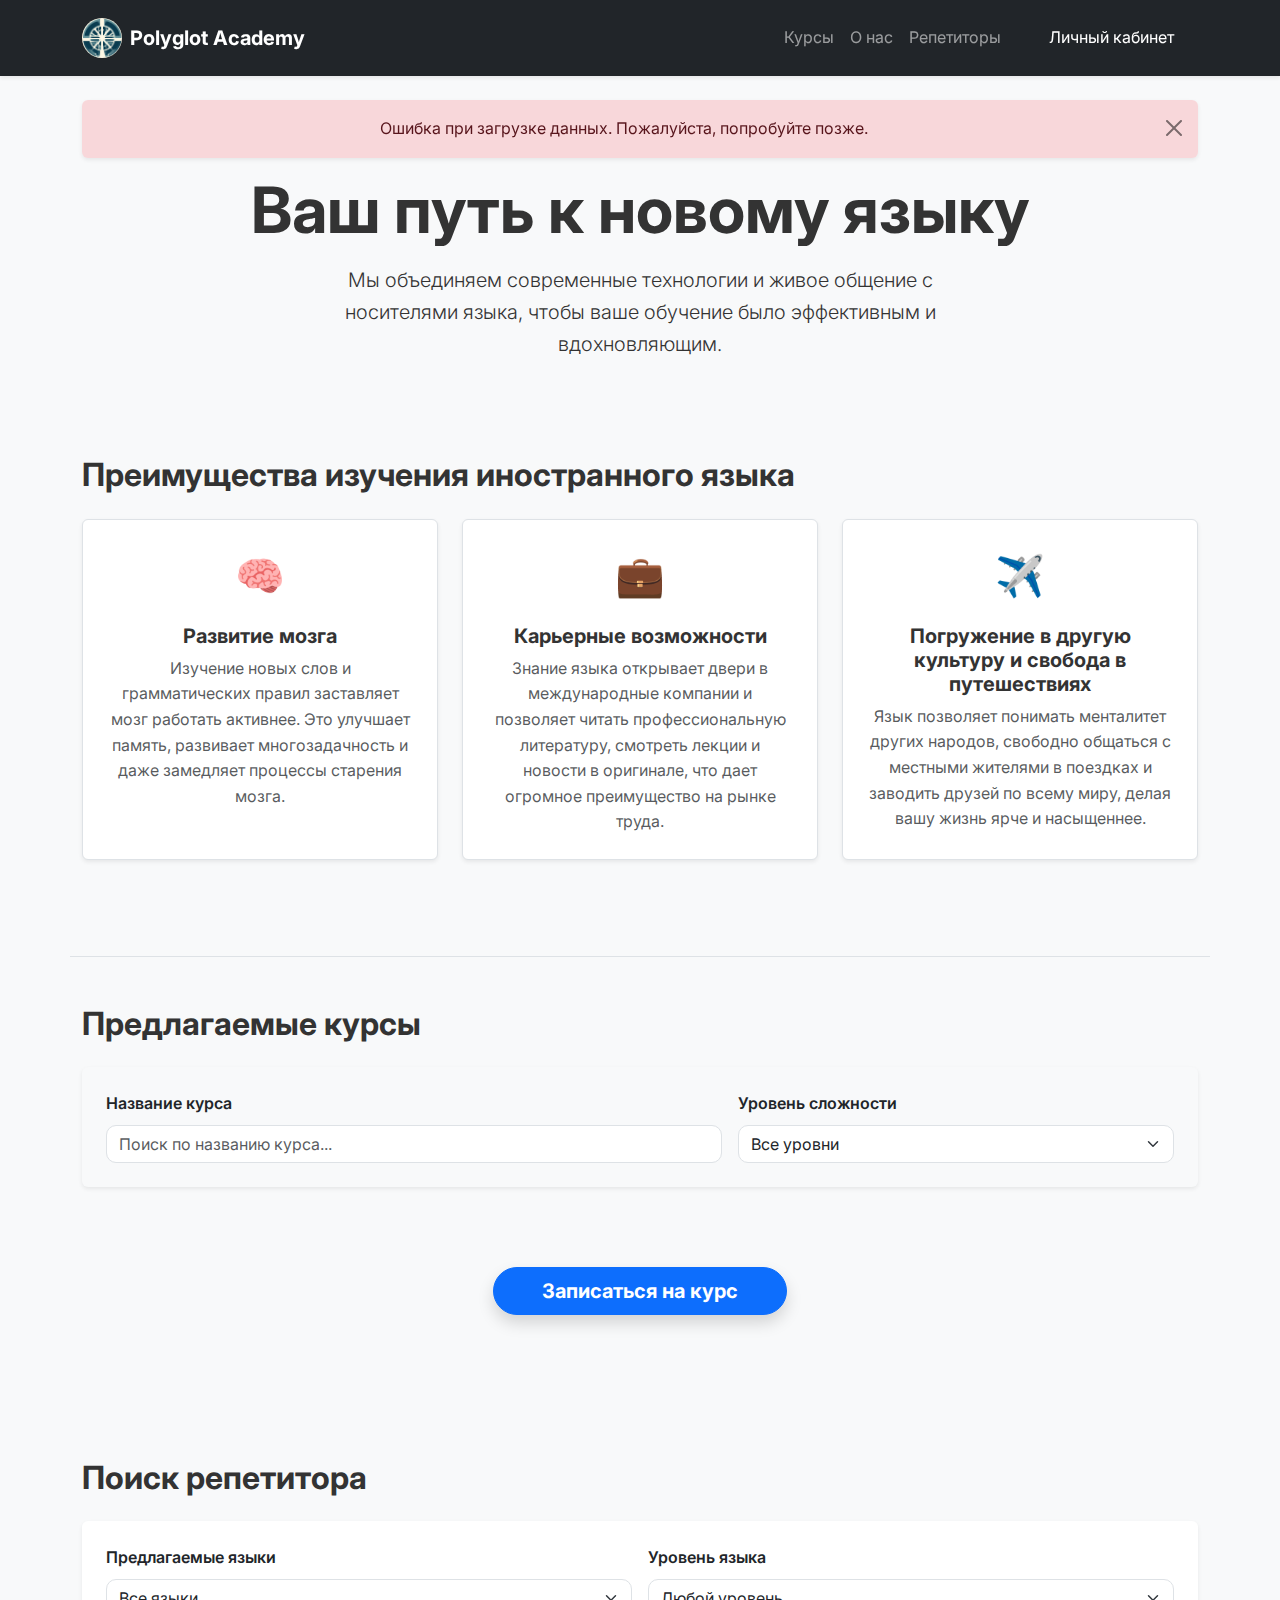
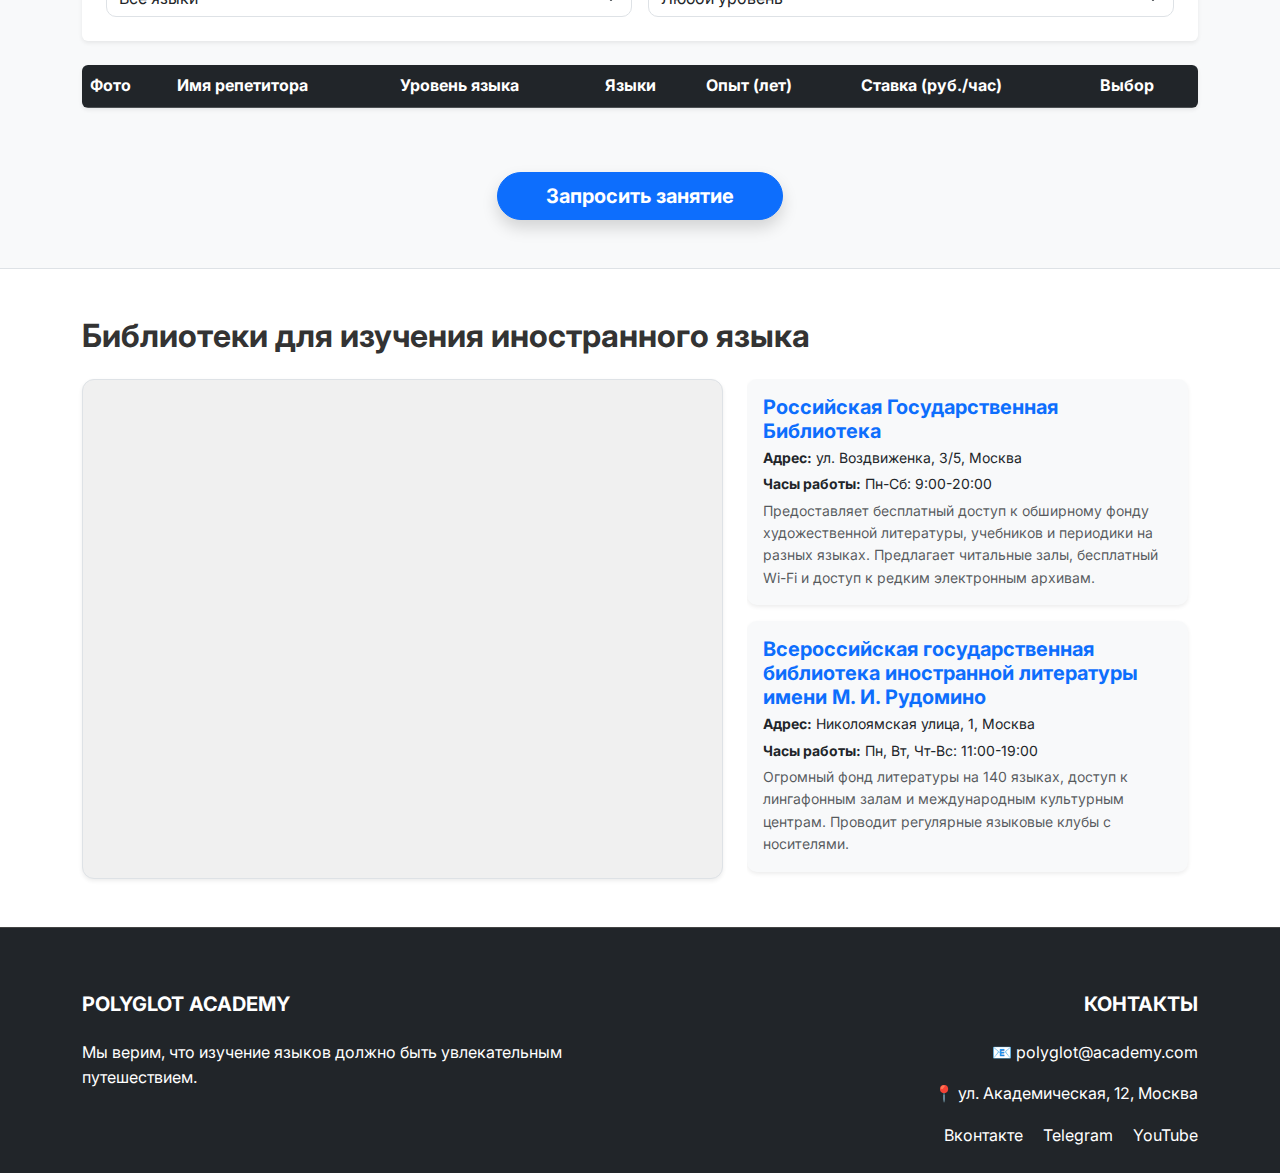
<file: index.html>
<!DOCTYPE html>
<html lang="ru">
<head>
    <meta charset="UTF-8">
    <meta name="viewport" content="width=device-width, initial-scale=1.0">
    <title>Polyglot Academy | Курсы иностранных языков</title>
    <link rel="icon" href="images/favicon.png" type="image/png">
    <link href="https://cdn.jsdelivr.net/npm/bootstrap@5.3.0/dist/css/bootstrap.min.css" rel="stylesheet">
    <link href="https://fonts.googleapis.com/css2?family=Inter:wght@400;600;700&display=swap" rel="stylesheet">
    <link rel="stylesheet" href="css/style-main.css">
    <script src="https://api-maps.yandex.ru/2.1/?apikey=e275c336-ef58-41b4-b9e2-33a93fd881c8&lang=ru_RU" type="text/javascript"></script>
</head>
<body>

    <nav class="navbar navbar-expand-lg navbar-dark bg-dark sticky-top shadow-sm">
        <div class="container">
            <a class="navbar-brand d-flex align-items-center" href="#">
                <img src="images/icon.png" alt="Polyglot Academy Logo" class="logo-img me-2" style="height: 40px; width: auto;">
                <strong>Polyglot Academy</strong>
            </a>
            <button class="navbar-toggler" type="button" data-bs-toggle="collapse" data-bs-target="#navbarNav">
                <span class="navbar-toggler-icon"></span>
            </button>
            <div class="collapse navbar-collapse" id="navbarNav">
                <ul class="navbar-nav ms-auto">
                    <li class="nav-item"><a class="nav-link" href="#courses">Курсы</a></li>
                    <li class="nav-item"><a class="nav-link" href="#about">О нас</a></li>
                    <li class="nav-item"><a class="nav-link" href="#tutors">Репетиторы</a></li>
                    <li class="nav-item"><a class="nav-link btn btn-primary text-white ms-lg-3 px-4" href="dashboard.html">Личный кабинет</a></li>
                </ul>
            </div>
        </div>
    </nav>

    <div class="container sticky-top mt-3" id="notification-area">
        
    </div>

    <header id="about" class="hero-section">
        <div class="container text-center">
            <h1 class="display-3 fw-bold mb-3">Ваш путь к новому языку</h1>
            <p class="lead mx-auto" style="max-width: 700px;">Мы объединяем современные технологии и живое общение с носителями языка, чтобы ваше обучение было эффективным и вдохновляющим.</p>
        </div>
    </header>

    <section class="container my-5 py-5">
        <h2 class="section-title mb-4 fw-bold">Преимущества изучения иностранного языка</h2>
        <div class="row text-center g-4">
            <div class="col-md-4">
                <div class="p-4 border rounded shadow-sm h-100 bg-white">
                    <div class="fs-1 mb-3">🧠</div>
                    <h3 class="h5 fw-bold">Развитие мозга</h3>
                    <p class="text-muted mb-0">Изучение новых слов и грамматических правил заставляет мозг работать активнее. Это улучшает память, развивает многозадачность и даже замедляет процессы старения мозга.</p>
                </div>
            </div>
            <div class="col-md-4">
                <div class="p-4 border rounded shadow-sm h-100 bg-white">
                    <div class="fs-1 mb-3">💼</div>
                    <h3 class="h5 fw-bold">Карьерные возможности</h3>
                    <p class="text-muted mb-0">Знание языка открывает двери в международные компании и позволяет читать профессиональную литературу, смотреть лекции и новости в оригинале, что дает огромное преимущество на рынке труда.</p>
                </div>
            </div>
            <div class="col-md-4">
                <div class="p-4 border rounded shadow-sm h-100 bg-white">
                    <div class="fs-1 mb-3">✈️</div>
                    <h3 class="h5 fw-bold">Погружение в другую культуру и свобода в путешествиях</h3>
                    <p class="text-muted mb-0">Язык позволяет понимать менталитет других народов, свободно общаться с местными жителями в поездках и заводить друзей по всему миру, делая вашу жизнь ярче и насыщеннее.</p>
                </div>
            </div>
        </div>
    </section>

    <section id="courses" class="container my-5 py-5 border-top">
        <h2 class="section-title mb-4 fw-bold">Предлагаемые курсы</h2>
        
        <div class="card shadow-sm mb-4 border-0 bg-light">
            <div class="card-body p-4">
                <form id="courseSearchForm" class="row g-3">
                    <div class="col-md-7">
                        <label for="courseNameSearch" class="form-label fw-semibold">Название курса</label>
                        <input type="text" id="courseNameSearch" class="form-control" placeholder="Поиск по названию курса...">
                    </div>
                    <div class="col-md-5">
                        <label for="courseLevelFilter" class="form-label fw-semibold">Уровень сложности</label>
                        <select id="courseLevelFilter" class="form-select">
                            <option value="">Все уровни</option>
                            <option value="Beginner">Начальный (Beginner)</option>
                            <option value="Intermediate">Средний (Intermediate)</option>
                            <option value="Advanced">Продвинутый (Advanced)</option>
                        </select>
                    </div>
                </form>
            </div>
        </div>

        <div class="list-group shadow-sm mb-4" id="courseList"></div>
        <nav class="d-flex justify-content-center">
            <ul class="pagination pagination-custom" id="coursePagination"></ul>
        </nav>
        <div class="text-center pt-3">
             <button class="btn btn-primary btn-lg px-5 shadow fw-bold" data-bs-toggle="modal" data-bs-target="#courseModal">Записаться на курс</button>
        </div>
    </section>

    <section id="tutors" class="bg-light py-5">
        <div class="container">
            <h2 class="section-title mb-4 fw-bold">Поиск репетитора</h2>
            <div class="card shadow-sm mb-4 border-0">
                <div class="card-body p-4">
                    <form id="tutorSearchForm" class="row g-3">
                        <div class="col-md-6">
                            <label for="languageFilter" class="form-label fw-semibold">Предлагаемые языки</label>
                            <select id="languageFilter" class="form-select">
                                <option value="">Все языки</option>
                            </select>
                        </div>
                        <div class="col-md-6">
                            <label for="levelFilter" class="form-label fw-semibold">Уровень языка</label>
                            <select id="levelFilter" class="form-select">
                                <option value="">Любой уровень</option>
                                <option value="Intermediate">Intermediate</option>
                                <option value="Advanced">Advanced</option>
                            </select>
                        </div>
                    </form>
                </div>
            </div>
            <div class="table-responsive shadow-sm rounded">
                <table class="table table-hover bg-white mb-0 align-middle">
                    <thead class="table-dark">
                        <tr>
                            <th>Фото</th>
                            <th>Имя репетитора</th>
                            <th>Уровень языка</th>
                            <th>Языки</th>
                            <th>Опыт (лет)</th>
                            <th>Ставка (руб./час)</th>
                            <th>Выбор</th>
                        </tr>
                    </thead>
                    <tbody id="tutorTableBody"></tbody>
                </table>
            </div>
            <nav class="d-flex justify-content-center mt-4">
                <ul class="pagination pagination-custom" id="tutorPagination"></ul>
            </nav>
            <div class="text-center mt-4">
                <button class="btn btn-primary btn-lg px-5 shadow fw-bold" data-bs-toggle="modal" data-bs-target="#tutorModal">Запросить занятие</button>
            </div>
        </div>
    </section>

    <section id="resources" class="py-5 border-top bg-white">
        <div class="container">
            <h2 class="section-title mb-4 fw-bold">Библиотеки для изучения иностранного языка</h2>
            <div class="row g-4">
                <div class="col-lg-7">
                    <div id="map" class="map-container shadow-sm border"></div>
                </div>
                <div class="col-lg-5">
                    <div class="d-flex flex-column gap-3" id="resourceList">
                        <div class="card resource-card shadow-sm border-0 p-3">
                            <h5 class="fw-bold mb-1">Российская Государственная Библиотека</h5>
                            <p class="small mb-1"><strong>Адрес:</strong> ул. Воздвиженка, 3/5, Москва</p>
                            <p class="small mb-1"><strong>Часы работы:</strong> Пн-Сб: 9:00-20:00</p>
                            <p class="small text-muted mb-0">Предоставляет бесплатный доступ к обширному фонду художественной литературы, учебников и периодики на разных языках. Предлагает читальные залы, бесплатный Wi-Fi и доступ к редким электронным архивам.</p>
                        </div>
                        <div class="card resource-card shadow-sm border-0 p-3">
                            <h5 class="fw-bold mb-1">Всероссийская государственная библиотека иностранной литературы имени М. И. Рудомино</h5>
                            <p class="small mb-1"><strong>Адрес:</strong> Николоямская улица, 1, Москва</p>
                            <p class="small mb-1"><strong>Часы работы:</strong> Пн, Вт, Чт-Вс: 11:00-19:00</p>
                            <p class="small text-muted mb-0">Огромный фонд литературы на 140 языках, доступ к лингафонным залам и международным культурным центрам. Проводит регулярные языковые клубы с носителями.</p>
                        </div>
                        <div class="card resource-card shadow-sm border-0 p-3">
                            <h5 class="fw-bold mb-1">Австрийская библиотека</h5>
                            <p class="small mb-1"><strong>Адрес:</strong> улица Остоженка, 38с1, Москва</p>
                            <p class="small mb-1"><strong>Часы работы:</strong> Пн-Пт: 11:00-16:00</p>
                            <p class="small text-muted mb-0">Специализированный фонд литературы об истории, культуре и языке Австрии. Предлагает доступ к современным австрийским изданиям, медиатеке и учебным пособиям для изучения немецкого языка.</p>
                        </div>
                        <div class="card resource-card shadow-sm border-0 p-3">
                            <h5 class="fw-bold mb-1">Библиотека № 209 им. А. Н. Толстого</h5>
                            <p class="small mb-1"><strong>Адрес:</strong> Кутузовский проспект, 24, Москва</p>
                            <p class="small mb-1"><strong>Часы работы:</strong> Сб: 12:00-20:00</p>
                            <p class="small text-muted mb-0">Современный информационный центр с богатым фондом классической и учебной литературы в центре Москвы. Предлагает уютные места для чтения, доступ к электронным базам данных и камерные культурные мероприятия.</p>
                        </div>
                        <div class="card resource-card shadow-sm border-0 p-3">
                            <h5 class="fw-bold mb-1">Библиотека им. Н. А. Некрасова</h5>
                            <p class="small mb-1"><strong>Адрес:</strong> Бауманская улица, 58/25с14, Москва</p>
                            <p class="small mb-1"><strong>Часы работы:</strong> Пн-Вс: 10:00-20:00</p>
                            <p class="small text-muted mb-0">Современная библиотека с большим выбором актуальной зарубежной прозы в оригинале. Предлагает комфортные зоны для длительной самостоятельной работы.</p>
                        </div>
                    </div>
                </div>
            </div>
        </div>
    </section>

    <div class="modal fade" id="courseModal" tabindex="-1" aria-hidden="true">
        <div class="modal-dialog modal-lg modal-dialog-centered">
            <div class="modal-content">
                <div class="modal-header border-0">
                    <h3 class="modal-title fw-bold">Форма зачисления на курс</h3>
                    <button type="button" class="btn-close" data-bs-dismiss="modal"></button>
                </div>
                <div class="modal-body px-4">
                    <form id="courseEnrollForm">
                        <input type="hidden" id="courseIdField">
                        <div class="row mb-2">
                            <label class="col-sm-4 col-form-label">Курс:</label>
                            <div class="col-sm-8">
                                <input type="text" id="courseDisplay" class="form-control-plaintext fw-bold" readonly>
                            </div>
                        </div>
                        <div class="row mb-2">
                            <label class="col-sm-4 col-form-label">Преподаватель:</label>
                            <div class="col-sm-8">
                                <input type="text" id="tutorNameDisplay" class="form-control" readonly>
                            </div>
                        </div>
                        <div class="row mb-2">
                            <label class="col-sm-4 col-form-label">Дата начала:</label>
                            <div class="col-sm-8">
                                <select id="courseDate" class="form-select" required></select>
                            </div>
                        </div>
                        <div class="row mb-2">
                            <label class="col-sm-4 col-form-label">Время:</label>
                            <div class="col-sm-8">
                                <select id="courseTime" class="form-select"></select>
                            </div>
                        </div>
                        <div class="row mb-2">
                            <label class="col-sm-4 col-form-label">Продолжительность:</label>
                            <div class="col-sm-8">
                                <input type="text" id="courseDurationText" class="form-control-plaintext" readonly>
                            </div>
                        </div>
                        <div class="row mb-3">
                            <label class="col-sm-4 col-form-label">Число студентов:</label>
                            <div class="col-sm-3">
                                <input type="number" id="courseStud" class="form-control" value="1" min="1" max="20">
                            </div>
                        </div>
                        <div class="mb-3">
                            <label class="fw-bold d-block mb-2">Дополнительные опции:</label>
                            <div class="row">
                                <div class="col-md-6 border-end">
                                    <div class="form-check mb-2">
                                        <input class="form-check-input" type="checkbox" id="earlyRegistration" disabled>
                                        <label class="form-check-label small" for="earlyRegistration">Скидка 10% (Ранняя регистрация)</label>
                                    </div>
                                    <div class="form-check mb-2">
                                        <input class="form-check-input" type="checkbox" id="groupEnrollment" disabled>
                                        <label class="form-check-label small" for="groupEnrollment">Скидка 15% (Групповая запись)</label>
                                    </div>
                                    <div class="form-check mb-2">
                                        <input class="form-check-input" type="checkbox" id="intensiveCourse" disabled>
                                        <label class="form-check-label small" for="intensiveCourse">Наценка 20% (Интенсив)</label>
                                    </div>
                                </div>
                                <div class="col-md-6">
                                    <div class="form-check mb-1">
                                        <input class="form-check-input" type="checkbox" id="supplementary">
                                        <label class="form-check-label small" for="supplementary">Доп. материалы (+2000₽/чел)</label>
                                    </div>
                                    <div class="form-check mb-1">
                                        <input class="form-check-input" type="checkbox" id="personalized">
                                        <label class="form-check-label small" for="personalized">Индив. занятия (+1500₽/нед)</label>
                                    </div>
                                    <div class="form-check mb-1">
                                        <input class="form-check-input" type="checkbox" id="excursions">
                                        <label class="form-check-label small" for="excursions">Культурные экскурсии (+25%)</label>
                                    </div>
                                    <div class="form-check mb-1">
                                        <input class="form-check-input" type="checkbox" id="assessment">
                                        <label class="form-check-label small" for="assessment">Оценка уровня (+300₽)</label>
                                    </div>
                                    <div class="form-check mb-1">
                                        <input class="form-check-input" type="checkbox" id="interactive">
                                        <label class="form-check-label small" for="interactive">Онлайн-платформа (+50%)</label>
                                    </div>
                                </div>
                            </div>
                        </div>
                        <h4 class="fw-bold mt-4 text-primary">Итого: <span id="courseTotal">0</span> Рублей</h4>
                        <div class="mt-4 mb-2 d-flex gap-2">
                            <button type="submit" class="btn btn-success px-4 shadow">Отправить</button>
                            <button type="button" class="btn btn-outline-danger" data-bs-dismiss="modal">Отмена</button>
                        </div>
                    </form>
                </div>
            </div>
        </div>
    </div>

    <div class="modal fade" id="tutorModal" tabindex="-1" aria-hidden="true">
        <div class="modal-dialog modal-dialog-centered">
            <div class="modal-content border-0 shadow-lg">
                <div class="modal-header bg-primary text-white">
                    <h5 class="modal-title fw-bold">Запросить Урок</h5>
                    <button type="button" class="btn-close btn-close-white" data-bs-dismiss="modal"></button>
                </div>
                <div class="modal-body p-4">
                    <form id="tutorEnrollForm">
                        <input type="hidden" id="tutorIdField">
                        <div class="mb-3">
                            <label class="form-label fw-bold">Ваше Имя</label>
                            <input type="text" class="form-control" required>
                        </div>
                        <div class="mb-3">
                            <label class="form-label fw-bold">Ваш Email</label>
                            <input type="email" class="form-control" required>
                        </div>
                        <div class="mb-3">
                            <label class="form-label fw-bold">Сообщение</label>
                            <textarea class="form-control" rows="4"></textarea>
                        </div>
                        <div class="d-flex justify-content-end gap-2 mt-4">
                            <button type="button" class="btn btn-light border" data-bs-dismiss="modal">Отмена</button>
                            <button type="submit" class="btn btn-primary px-4 shadow">Отправить</button>
                        </div>
                    </form>
                </div>
            </div>
        </div>
    </div>

    <footer class="bg-dark text-white pt-5 pb-4">
        <div class="container text-center text-md-start">
            <div class="row">
                <div class="col-md-6 mx-auto mt-3">
                    <h5 class="text-uppercase mb-4 fw-bold">Polyglot Academy</h5>
                    <p>Мы верим, что изучение языков должно быть увлекательным путешествием.</p>
                </div>
                <div class="col-md-6 mx-auto mt-3 text-md-end">
                    <h5 class="text-uppercase mb-4 fw-bold">Контакты</h5>
                    <p>📧 polyglot@academy.com</p>
                    <p>📍 ул. Академическая, 12, Москва</p>
                    <div class="mt-2">
                    <a href="https://vk.com/" target="_blank" class="text-white text-decoration-none me-3">Вконтакте</a>
                    <a href="https://web.telegram.org/" target="_blank" class="text-white text-decoration-none me-3">Telegram</a>
                    <a href="https://www.youtube.com/" target="_blank" class="text-white text-decoration-none">YouTube</a>
                </div>
                </div>
            </div>
        </div>
    </footer>

    <script src="https://cdn.jsdelivr.net/npm/bootstrap@5.3.0/dist/js/bootstrap.bundle.min.js"></script>
    <script src="scripts/config.js"></script>
    <script src="scripts/utils.js"></script>
    <script src="scripts/main.js"></script>
    <script src="scripts/map.js"></script>
</body>
</html>
</file>
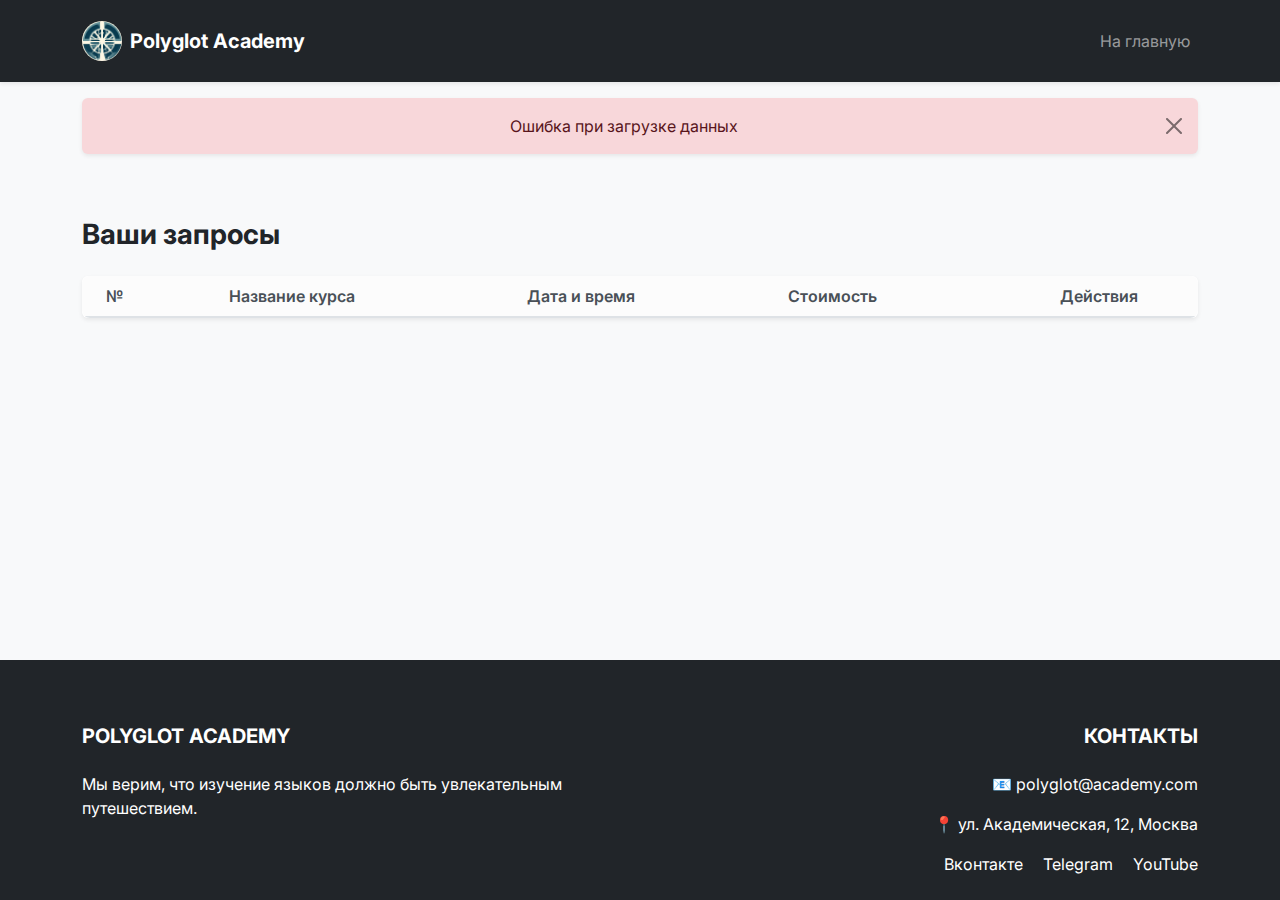
<file: dashboard.html>
<!DOCTYPE html>
<html lang="ru">
<head>
    <meta charset="UTF-8">
    <meta name="viewport" content="width=device-width, initial-scale=1.0">
    <title>Личный кабинет | Polyglot Academy</title>
    <link rel="icon" href="images/favicon.png" type="image/png">
    <link href="https://cdn.jsdelivr.net/npm/bootstrap@5.3.0/dist/css/bootstrap.min.css" rel="stylesheet">
    <link href="https://fonts.googleapis.com/css2?family=Inter:wght@400;600;700&display=swap" rel="stylesheet">
    <link rel="stylesheet" href="https://cdn.jsdelivr.net/npm/bootstrap-icons@1.11.0/font/bootstrap-icons.css">
    <link rel="stylesheet" href="css/style-dash.css">
</head>
<body class="bg-light">

    <nav class="navbar navbar-expand-lg navbar-dark bg-dark shadow-sm">
        <div class="container">
            <a class="navbar-brand d-flex align-items-center" href="index.html">
                <img src="images/icon.png" alt="Polyglot Academy Logo" class="logo-img me-2" style="height: 40px; width: auto;">
                <strong>Polyglot Academy</strong>
            </a>
            <div class="ms-auto">
                <ul class="navbar-nav">
                    <li class="nav-item"><a class="nav-link" href="index.html">На главную</a></li>
                </ul>
            </div>
        </div>
    </nav>

    <div class="container sticky-top mt-3" id="notification-area">
        
    </div>

    <main class="container my-5">
        <h1 class="h3 mb-4 fw-bold">Ваши запросы</h1>
        <div class="card shadow-sm border-0">
            <div class="card-body p-0">
                <div class="table-responsive">
                    <table class="table table-hover align-middle mb-0">
                        <thead class="table-light">
                            <tr>
                                <th class="px-4">№</th>
                                <th>Название курса</th>
                                <th>Дата и время</th>
                                <th>Стоимость</th>
                                <th class="text-center">Действия</th>
                            </tr>
                        </thead>
                        <tbody id="ordersTableBody"></tbody>
                    </table>
                </div>
            </div>
        </div>
        <nav class="d-flex justify-content-center mt-4">
            <ul class="pagination pagination-custom" id="ordersPagination">
            </ul>
        </nav>

    </main>

    <div class="modal fade" id="detailsModal" tabindex="-1">
        <div class="modal-dialog modal-dialog-centered">
            <div class="modal-content border-0">
                <div class="modal-header bg-info text-white">
                    <h5 class="modal-title fw-bold">Детали заказа</h5>
                    <button type="button" class="btn-close btn-close-white" data-bs-dismiss="modal"></button>
                </div>
                <div id="detailsContent" class="modal-body">
                    </div>
            </div>
        </div>
    </div>

    <div class="modal fade" id="editModal" tabindex="-1">
        <div class="modal-dialog modal-lg modal-dialog-centered">
            <div class="modal-content border-0">
                <div class="modal-header border-0 pb-0">
                    <h4 class="modal-title fw-bold">Редактирвание формы</h4>
                    <button type="button" class="btn-close" data-bs-dismiss="modal"></button>
                </div>
                <div class="modal-body pt-4">
                    <form id="editOrderForm">
                        <input type="hidden" id="editOrderId">
                        
                        <div class="row mb-3 align-items-center">
                            <label class="col-sm-4 col-form-label">Курс:</label>
                            <div class="col-sm-8"><span id="editCourseName" class="fw-bold"></span></div>
                        </div>

                        <div class="row mb-3 align-items-center">
                            <label class="col-sm-4 col-form-label">Преподаватель:</label>
                            <div class="col-sm-8"><input type="text" id="editInstructor" class="form-control bg-light" readonly></div>
                        </div>

                        <div class="row mb-3 align-items-center">
                            <label class="col-sm-4 col-form-label">Дата начала:</label>
                            <div class="col-sm-8"><select id="editDate" class="form-select" required></select></div>
                        </div>

                        <div class="row mb-3 align-items-center">
                            <label class="col-sm-4 col-form-label">Время:</label>
                            <div class="col-sm-8"><select id="editTime" class="form-select" required></select></div>
                        </div>

                        <div class="row mb-3 align-items-center">
                            <label class="col-sm-4 col-form-label">Продолжительность:</label>
                            <div class="col-sm-8"><span id="editDurationText" class="fw-bold text-secondary"></span></div>
                        </div>

                        <div class="row mb-4 align-items-center">
                            <label class="col-sm-4 col-form-label">Число студентов:</label>
                            <div class="col-sm-4"><input type="number" id="editPersons" class="form-control" min="1" max="20" required></div>
                        </div>

                        <h6 class="fw-bold mb-3">Дополнительные опции:</h6>
                        <div class="row mb-4">
                            <div class="col-md-6 border-end">
                                <p class="small text-muted mb-2">Автоматические скидки/наценки:</p>
                                <div class="form-check mb-2">
                                    <input class="form-check-input" type="checkbox" id="edit_early_registration" disabled>
                                    <label class="form-check-label small text-muted">Скидка 10% (Ранняя регистрация)</label>
                                </div>
                                <div class="form-check mb-2">
                                    <input class="form-check-input" type="checkbox" id="edit_group_enrollment" disabled>
                                    <label class="form-check-label small text-muted">Скидка 15% (Групповая запись)</label>
                                </div>
                                <div class="form-check">
                                    <input class="form-check-input" type="checkbox" id="edit_intensive_course" disabled>
                                    <label class="form-check-label small text-muted">Наценка 20% (Интенсив)</label>
                                </div>
                            </div>
                            <div class="col-md-6 ps-md-4">
                                <p class="small text-muted mb-2">Дополнительные услуги:</p>
                                <div class="form-check mb-2">
                                    <input class="form-check-input" type="checkbox" id="edit_supplementary">
                                    <label class="form-check-label small">Доп. материалы (+2000₽/чел)</label>
                                </div>
                                <div class="form-check mb-2">
                                    <input class="form-check-input" type="checkbox" id="edit_personalized">
                                    <label class="form-check-label small">Индив. занятия (+1500₽/нед)</label>
                                </div>
                                <div class="form-check mb-2">
                                    <input class="form-check-input" type="checkbox" id="edit_excursions">
                                    <label class="form-check-label small">Культурные экскурсии (+25%)</label>
                                </div>
                                <div class="form-check mb-2">
                                    <input class="form-check-input" type="checkbox" id="edit_assessment">
                                    <label class="form-check-label small">Оценка уровня (+300₽)</label>
                                </div>
                                <div class="form-check">
                                    <input class="form-check-input" type="checkbox" id="edit_interactive">
                                    <label class="form-check-label small">Онлайн-платформа (+50%)</label>
                                </div>
                            </div>
                        </div>

                        <h3 class="fw-bold text-primary mb-4">Итого: <span id="editTotal">0</span> Рублей</h3>

                        <div class="mt-4 mb-2 d-flex gap-2">
                            <button type="submit" class="btn btn-success px-4 shadow">Сохранить</button>
                            <button type="button" class="btn btn-outline-danger px-4" data-bs-dismiss="modal">Отмена</button>
                        </div>
                    </form>
                </div>
            </div>
        </div>
    </div>

    <div class="modal fade" id="deleteModal" tabindex="-1">
        <div class="modal-dialog modal-sm modal-dialog-centered">
            <div class="modal-content border-0">
                <div class="modal-header bg-danger text-white">
                    <h5 class="modal-title">Удаление</h5>
                    <button type="button" class="btn-close btn-close-white" data-bs-dismiss="modal"></button>
                </div>
                <div class="modal-body text-center">
                    <p>Вы уверены, что хотите удалить этот заказ?</p>
                    <div class="d-flex justify-content-center gap-2">
                        <button type="button" class="btn btn-secondary" data-bs-dismiss="modal">Нет</button>
                        <button type="button" id="confirmDeleteBtn" class="btn btn-danger">Да</button>
                    </div>
                </div>
            </div>
        </div>
    </div>

    <footer class="bg-dark text-white pt-5 pb-4">
        <div class="container text-center text-md-start">
            <div class="row">
                <div class="col-md-6 mx-auto mt-3">
                    <h5 class="text-uppercase mb-4 fw-bold">Polyglot Academy</h5>
                    <p>Мы верим, что изучение языков должно быть увлекательным путешествием.</p>
                </div>
                <div class="col-md-6 mx-auto mt-3 text-md-end">
                    <h5 class="text-uppercase mb-4 fw-bold">Контакты</h5>
                    <p>📧 polyglot@academy.com</p>
                    <p>📍 ул. Академическая, 12, Москва</p>
                    <div class="mt-2">
                    <a href="https://vk.com/" target="_blank" class="text-white text-decoration-none me-3">Вконтакте</a>
                    <a href="https://web.telegram.org/" target="_blank" class="text-white text-decoration-none me-3">Telegram</a>
                    <a href="https://www.youtube.com/" target="_blank" class="text-white text-decoration-none">YouTube</a>
                </div>
                </div>
            </div>
        </div>
    </footer>

    <script src="https://cdn.jsdelivr.net/npm/bootstrap@5.3.0/dist/js/bootstrap.bundle.min.js"></script>
    <script src="scripts/config.js"></script>
    <script src="scripts/utils.js"></script>
    <script src="scripts/dashboard.js"></script>
</body>
</html>
</file>
<file: css/style-main.css>
body {
    font-family: 'Inter', sans-serif;
    color: #333;
    line-height: 1.6;
    background-color: #f8f9fa;
}

.navbar {
    padding: 0.8rem 0;
}

.search-box {
    border-radius: 15px;
}

.list-group-item {
    border: none;
    border-bottom: 1px solid #eee;
    transition: all 0.3s ease;
}

.list-group-item:last-child {
    border-bottom: none;
}

.selected-course-item {
    background-color: #e7f1ff !important;
    border-left: 5px solid #0d6efd !important;
    box-shadow: inset 0 0 10px rgba(13, 110, 253, 0.05);
}

.selected-course-item .course-title {
    color: #0d6efd;
}

.tutor-photo-sm {
    width: 40px;
    height: 40px;
    background-color: #e9ecef;
    border-radius: 50%;
    display: flex;
    align-items: center;
    justify-content: center;
    font-size: 1.2rem;
}

#tutorTableBody tr {
    cursor: pointer;
    transition: background-color 0.2s ease;
}

.btn-primary {
    border-radius: 30px;
}

.modal-content {
    border-radius: 15px;
    border: none;
    overflow: hidden;
}

.modal-header {
    border-bottom: none;
}

.form-control, .form-select {
    border-radius: 10px;
}

.form-control:read-only {
    background-color: #f8f9fa;
    cursor: not-allowed;
}

footer {
    border-top: 1px solid #444;
}

.pagination-custom .page-link {
    color: #333;
    border: 1px solid #dee2e6;
    margin: 0 2px;
    border-radius: 4px;
    font-weight: 600;
}

.pagination-custom .page-item.active .page-link {
    background-color: #0d6efd;
    border-color: #0d6efd;
    color: white;
}

.map-container {
    width: 100%;
    height: 500px;
    background-color: #f0f0f0;
    border-radius: 12px;
    overflow: hidden;
}

.resource-card {
    background-color: #f8f9fa; 
    border-radius: 10px;
    transition: all 0.3s ease;
    cursor: default;
}

.resource-card:hover {
    transform: translateX(5px);
    background-color: #ffffff;
    box-shadow: 0 10px 20px rgba(0,0,0,0.08) !important;
}

.resource-card h5 {
    color: #0d6efd;
}

@media (max-width: 991.98px) {
    .map-container {
        height: 300px;
        margin-bottom: 20px;
    }
}

#resourceList {
    max-height: 500px; 
    overflow-y: auto;  
    padding-right: 10px;
}

.logo-img {
    display: block;
    max-height: 40px;
    width: auto;
    object-fit: contain;
    border-radius: 50%;
}

footer a:hover {
    color: #0d6efd !important;
    text-decoration: underline !important;
}

#notification-area.sticky-top {
    top: 100px;
}

#notification-area {
    pointer-events: none;
    height: 0px;
}

#notification-area .alert {
    pointer-events: auto;
}

header {
    padding-top: 80px;
}
</file>
<file: css/style-dash.css>
body {
    font-family: 'Inter', sans-serif;
    background-color: #f8f9fa;
    margin: 0;
    display: flex;
    flex-direction: column;
    min-height: 100vh;
}

.navbar-dark {
    background-color: #212529 !important;
    padding: 1rem 0;
}

.alert-custom {
    background-color: #e0f7fa;
    border: 1px solid #b2ebf2;
    color: #006064;
    border-radius: 8px;
}

.hero-section {
    padding: 60px 0;
    background-color: #2c3e50;
    color: white;
    text-align: center;
}

.table {
    background: white;
    border-radius: 8px;
    overflow: hidden;
}

.table thead th {
    background-color: #fcfcfc;
    border-bottom: 2px solid #dee2e6;
    color: #495057;
    font-weight: 600;
}

footer {
    background-color: #1a1d20;
    color: #ffffff;
    padding: 40px 0;
    margin-top: auto;
}

footer a:hover {
    color: #0d6efd !important;
    text-decoration: underline !important;
}

.logo-img {
    display: block;
    max-height: 40px; 
    width: auto;
    object-fit: contain;
    border-radius: 50%;
}
</file>
